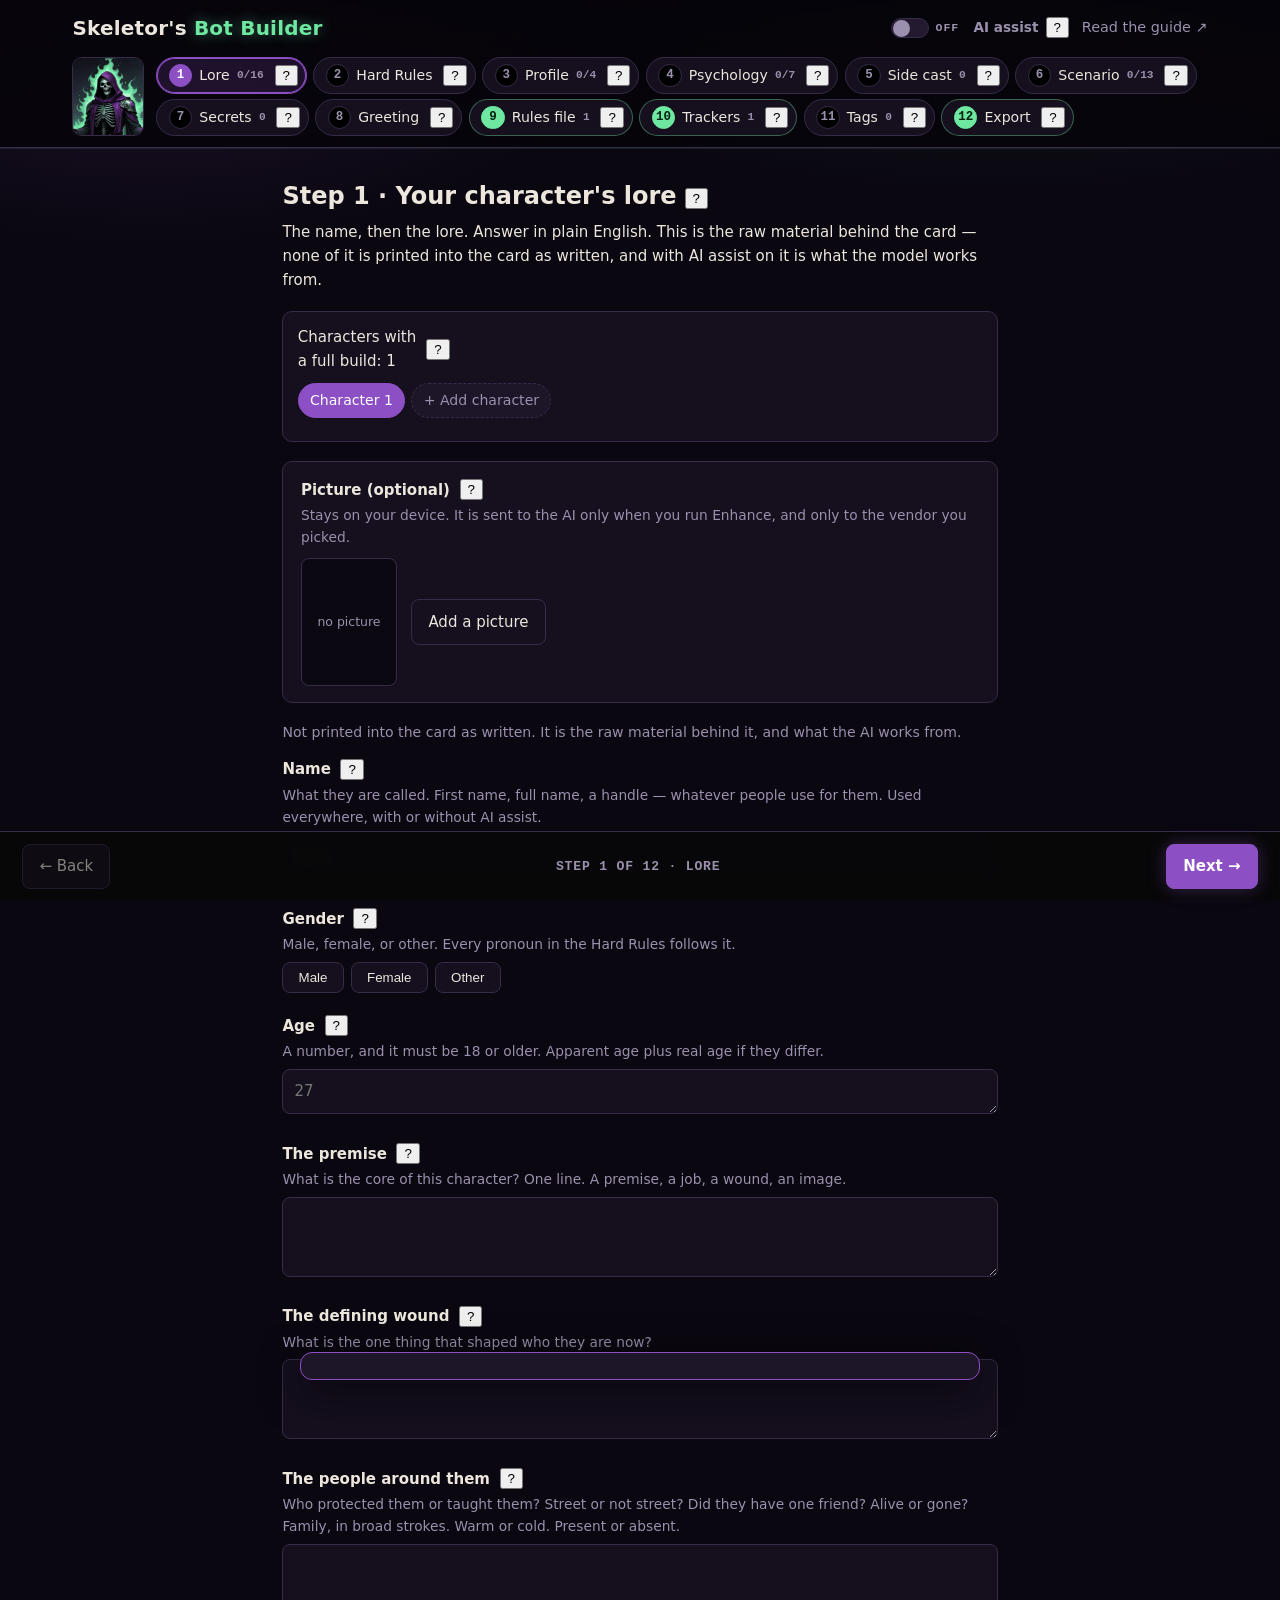
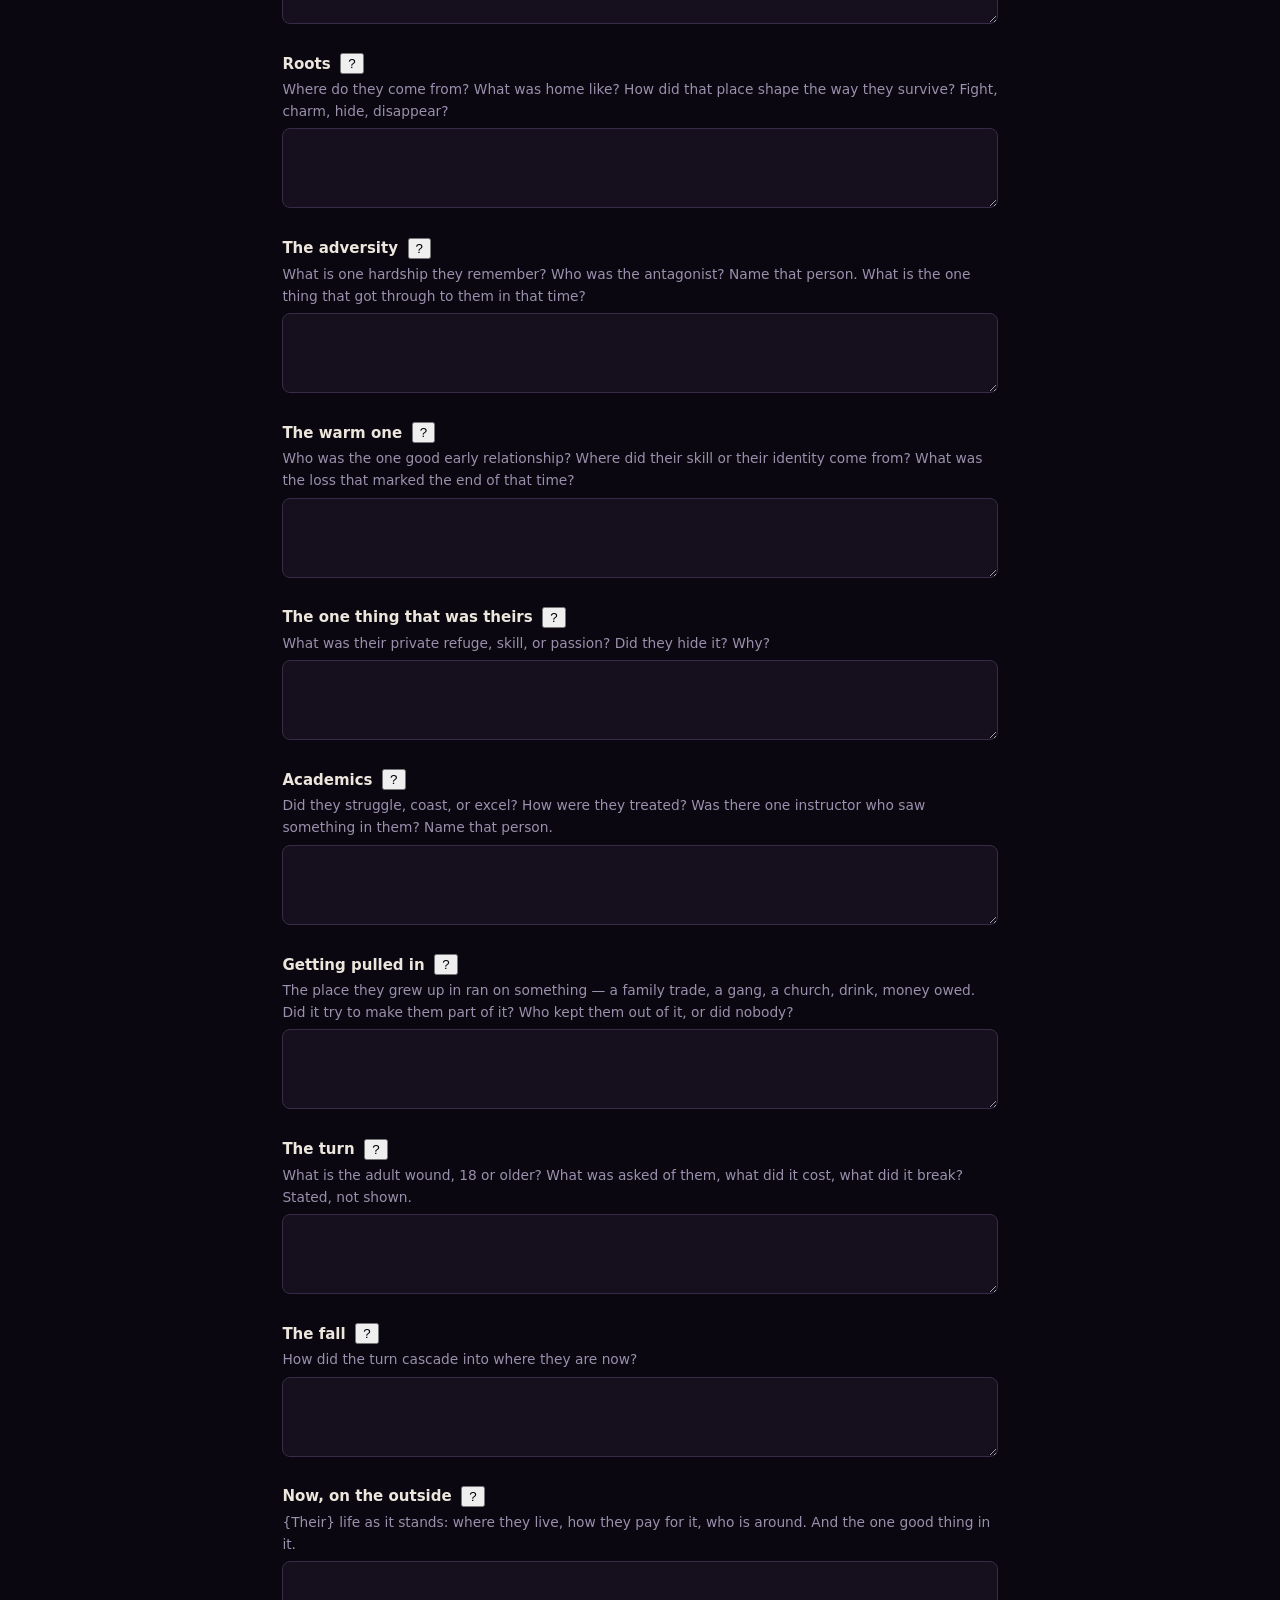
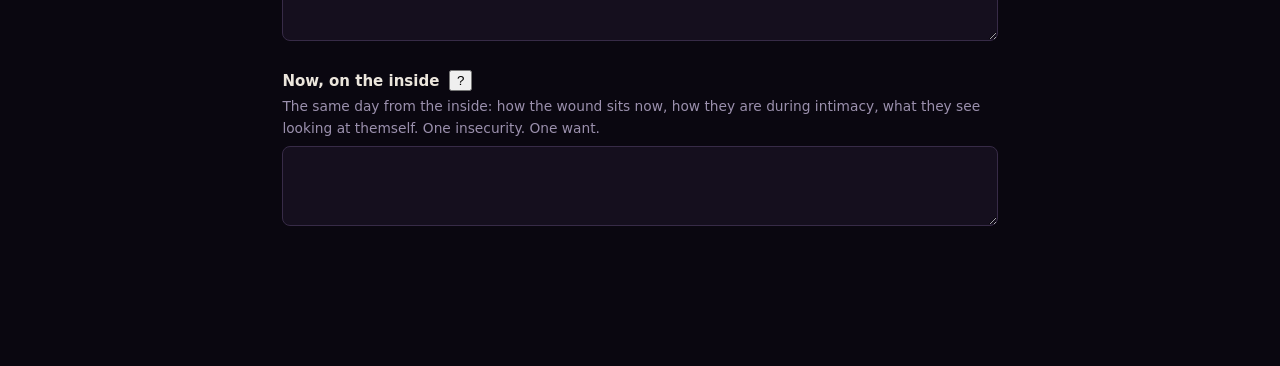
<file: builder/index.html>
<!doctype html>
<html lang="en">
<head>
<meta charset="utf-8">
<meta name="viewport" content="width=device-width, initial-scale=1">
<meta http-equiv="Content-Security-Policy" content="
  default-src 'self';
  base-uri 'self';
  object-src 'none';
  form-action 'none';
  img-src 'self' data: blob:;
  script-src 'self';
  style-src 'self';
  connect-src 'self'
    https://api.anthropic.com
    https://api.openai.com
    https://generativelanguage.googleapis.com
    https://openrouter.ai
    http://localhost:* http://127.0.0.1:*
    http://*:11434 http://*:1234 http://*:8080;
">

<title>Skeletor's Bot Builder</title>
<meta name="description" content="Build a character card step by step, with Skeletor's method built in.">
<link rel="stylesheet" href="style.css?v=f76ff3c9">
<link rel="icon" href="../assets/favicon.png">
</head>
<body>

<header class="masthead">
  <div class="mastrow">
    <h1>Skeletor's&nbsp;<span>Bot Builder</span></h1>
    <div class="mastright">
      <span id="aiswitch" class="aiswitch"></span>
      <button id="lintflag" class="lintflag ok" type="button">Step 0: clean</button>
      <a class="guidelink" href="../">Read the guide ↗</a>
    </div>
  </div>
  <div class="railrow">
    <img class="mastmark" src="../assets/mark.jpg" alt="">
    <nav id="rail" class="rail" aria-label="Steps"></nav>
  </div>
</header>

<main id="main"></main>

<footer class="footbar">
  <button id="back" class="ghost" type="button">← Back</button>
  <span id="progress" class="progress"></span>
  <button id="next" class="go" type="button">Next →</button>
</footer>

<p id="status" class="status"></p>

<script type="module" src="app.js?v=f76ff3c9"></script>
</body>
</html>
</file>
<file: builder/style.css>
:root {
  --violet: #8d4fc4;
  --violet-soft: rgba(141,79,196,.18);
  /* bone, violet and necromancer green */
  --bg: #0a0710;
  --panel: #150f1e;
  --panel2: #1d1528;
  --line: #372b47;
  --text: #ece6dd;          /* bone */
  --dim: #9b90ad;
  --rust: #8d4fc4;          /* violet, the primary */
  --rust-soft: rgba(141, 79, 196, .18);
  --acid: #6ee7a0;          /* the green that glows */
  --warn: #ff5d7a;
  --ok: #6ee7a0;
  --mono: ui-monospace, "SF Mono", "Cascadia Mono", Menlo, Consolas, monospace;
}

* { box-sizing: border-box; }

body {
  margin: 0;
  background: var(--bg);
  color: var(--text);
  font: 15px/1.6 system-ui, -apple-system, "Segoe UI", Roboto, sans-serif;
}



.badge {
  font: 600 .72rem/1 var(--mono); color: var(--dim);
  background: #000; border: 1px solid var(--line); border-radius: 999px; padding: .25rem .45rem;
}

/* ---------------------------------------------------------------- fields */
h2 { font-size: 1.5rem; margin: 0 0 .3rem; }
h3 { font-size: 1.05rem; margin: 0; }
.blurb { color: var(--text); margin: 0 0 1.2rem; }
.note { color: var(--dim); font-size: .88rem; }
.note.ok { color: var(--ok); }

.field { margin-bottom: 1.3rem; }
.fieldhead { display: flex; align-items: center; gap: .6rem; margin-bottom: .15rem; }
.fieldhead label { font-weight: 600; }
.help { color: var(--dim); font-size: .86rem; margin: 0 0 .4rem; }
textarea, input, select {
  width: 100%; padding: .6rem .7rem;
  background: var(--panel); color: var(--text);
  border: 1px solid var(--line); border-radius: 8px;
  font: inherit; resize: vertical; min-height: 2.6rem;
}
textarea { min-height: 5rem; }
textarea[rows="1"] { min-height: 2.6rem; }
textarea:focus, input:focus, select:focus { outline: 2px solid var(--rust); outline-offset: -1px; }

.lint {
  margin: .4rem 0 0; padding: .5rem .7rem;
  border-left: 3px solid var(--warn); background: rgba(224,86,63,.1);
  color: #ffd9d2; font-size: .86rem; border-radius: 0 6px 6px 0;
}
.lint strong { color: var(--warn); }

/* ----------------------------------------------------------------- cards */
.card {
  border: 1px solid var(--line); background: var(--panel);
  border-radius: 10px; padding: 1rem 1.1rem; margin-bottom: 1.1rem;
}
.card.warn { border-color: var(--warn); background: rgba(224,86,63,.08); }
.cardhead { display: flex; justify-content: space-between; align-items: center; margin-bottom: .6rem; }
.card pre {
  white-space: pre-wrap; word-break: break-word; margin: .6rem 0 0;
  background: #000; border: 1px solid var(--line); border-radius: 8px;
  padding: .8rem .9rem; font: .85rem/1.5 var(--mono); color: #e8ded9;
}
.toggle { display: flex; align-items: flex-start; gap: .55rem; cursor: pointer; font-weight: 600; }
.toggle.small { font-weight: 400; color: var(--dim); font-size: .86rem; margin-top: .5rem; }
.toggle input { width: auto; min-height: 0; margin-top: .25rem; }
.row { display: flex; align-items: center; gap: .7rem; margin-bottom: .6rem; flex-wrap: wrap; }
.row label:not(.toggle) { width: 8.5rem; color: var(--dim); font-size: .9rem; }
.row input:not([type="checkbox"]), .row select { flex: 1; min-width: 12rem; }
/* a tick box in a button row is a tick box, not a form field */
.row .toggle { width: auto; flex: 0 0 auto; align-items: center; margin: 0; white-space: nowrap; }
.row .toggle input { flex: 0 0 auto; min-width: 0; margin: 0; }
.row.buttons { margin-top: 1rem; align-items: center; }
.row.buttons .note { margin: 0; }
.setup { margin: .3rem 0 .6rem 0; padding-left: 1.1rem; color: var(--dim); font-size: .85rem; }
.setup li { margin-bottom: .3rem; }

/* --------------------------------------------------------------- buttons */
button.go, button.ghost, button.mini {
  font: inherit; cursor: pointer; border-radius: 8px; border: 1px solid var(--line);
}
button.go {
  background: var(--rust); border-color: var(--rust); color: #fff;
  padding: .6rem 1rem; font-weight: 600; margin-top: .4rem;
}
button.ghost { background: var(--panel); color: var(--text); padding: .6rem 1rem; }
button.mini { background: var(--panel2); color: var(--dim); padding: .2rem .55rem; font-size: .78rem; }
button.mini:hover { color: var(--text); border-color: var(--rust); }
button.danger { color: #ffb4a6; border-color: rgba(224,86,63,.5); }
button:disabled { opacity: .55; cursor: default; }

.output {
  white-space: pre-wrap; word-break: break-word;
  background: #000; border: 1px solid var(--line); border-left: 3px solid var(--rust);
  border-radius: 8px; padding: 1rem; font: .87rem/1.55 var(--mono); color: #e8ded9;
  max-height: 60vh; overflow: auto;
}

/* --------------------------------------------------------------- status */
.status {
  position: fixed; left: 50%; bottom: -30rem; transform: translateX(-50%);
  margin: 0; padding: .8rem 1.1rem; border-radius: 12px;
  background: var(--panel2); border: 1px solid var(--rust); color: var(--text);
  font-size: .92rem; line-height: 1.5; transition: bottom .2s ease;
  width: min(680px, calc(100vw - 2rem)); max-height: 40vh; overflow: auto;
  white-space: pre-wrap; word-break: break-word;   /* long API errors stay readable */
  box-shadow: 0 10px 40px rgba(0,0,0,.65);
}
.status.show, .status.bad { bottom: 4.6rem; }      /* clear of the footer bar */
.status.bad { border-color: var(--warn); background: #2a0d15; color: #ffd9e0; }

.qmark:hover, .qmark.open { color: #fff; border-color: var(--rust); background: var(--rust); }
.tipbubble {
  display: none; position: fixed; z-index: 60;
  padding: .55rem .7rem; text-align: left;
  background: #000; border: 1px solid var(--rust); border-radius: 8px;
  color: var(--text); font: 400 .82rem/1.45 system-ui, sans-serif;
  box-shadow: 0 6px 20px rgba(0,0,0,.6);
}
.tipbubble.show { display: block; }
.sectionhead { display: flex; align-items: center; gap: .5rem; }
.rowlabel { display: flex; align-items: center; gap: .4rem; width: 9.5rem; }
.rowlabel label { width: auto; }


/* ------------------------------------------------------------ cast bar */
.castbar {
  border: 1px solid var(--line); background: var(--panel);
  border-radius: 10px; padding: .8rem .9rem; margin-bottom: 1.2rem;
}
.chips { display: flex; flex-wrap: wrap; gap: .4rem; margin: .6rem 0; }
.chip {
  padding: .35rem .7rem; border-radius: 999px; cursor: pointer;
  background: var(--panel2); border: 1px solid var(--line); color: var(--text); font: inherit; font-size: .88rem;
}
.chip.on { background: var(--rust); border-color: var(--rust); color: #fff; }
.chip.add { border-style: dashed; color: var(--dim); }
.castheading { margin: 1.6rem 0 .5rem; color: var(--rust); font-size: 1.1rem; }

/* -------------------------------------------------------------- review */
.card.compare { padding-bottom: .8rem; }
.cols { display: grid; grid-template-columns: 1fr 1fr; gap: .7rem; }
.col { border: 1px solid var(--line); border-radius: 8px; padding: .6rem .7rem; background: #0e0e10; }
.col.picked { border-color: var(--rust); background: rgba(194,85,47,.07); }
.colhead { display: flex; justify-content: space-between; align-items: center; gap: .5rem; margin-bottom: .4rem; }
.colhead strong { font-size: .85rem; color: var(--dim); text-transform: uppercase; letter-spacing: .06em; }
button.mini.on { background: var(--rust); border-color: var(--rust); color: #fff; }
.coltext { margin: 0; white-space: pre-wrap; font-size: .92rem; }
@media (max-width: 720px) { .cols { grid-template-columns: 1fr; } }

/* ===================================================== workbook layout ===
   A step rail across the top, one column of work beneath it, and the
   controls pinned to the bottom of the window. No sidebar anywhere.      */

.masthead {
  position: sticky; top: 0; z-index: 10;
  background: linear-gradient(#000 70%, rgba(0,0,0,.92));
  border-bottom: 1px solid var(--line);
}
.mastrow {
  display: flex; align-items: center; justify-content: space-between; gap: 1rem;
  flex-wrap: wrap; padding: .75rem 1.4rem .5rem;
  max-width: 1180px; margin: 0 auto;
}
.mastrow h1 { font-size: 1.25rem; margin: 0; letter-spacing: .01em; font-weight: 700; }
.mastrow h1 span { color: var(--rust); }
.mastright { display: flex; align-items: center; gap: .8rem; }
.guidelink { color: var(--dim); text-decoration: none; font-size: .9rem; }
.guidelink:hover { color: var(--text); }
.lintflag {
  position: relative;
  font: 600 .8rem/1 var(--mono); text-transform: uppercase; letter-spacing: .05em;
  padding: .45rem .7rem; border-radius: 999px; cursor: pointer; border: 1px solid;
  display: inline-flex; align-items: center; gap: .4rem;
}
.lintflag.ok { color: var(--ok); border-color: rgba(111,174,99,.5); background: rgba(111,174,99,.1); }
.lintflag.bad { color: #fff; border-color: var(--warn); background: var(--warn); }

/* the rail: numbered stops, scrollable sideways on a phone */
.rail {
  display: flex; gap: .35rem .4rem; align-items: stretch; flex-wrap: wrap;
  padding: 0; margin: 0;
}
.pill {
  display: flex; align-items: center; gap: .3rem; flex: 0 0 auto;
  padding: .3rem .5rem .3rem .35rem; border-radius: 999px;
  border: 1px solid var(--line); background: var(--panel);
}
.pill.on { border-color: var(--rust); background: var(--rust-soft); }
.pill.done .pillnum { background: var(--ok); border-color: var(--ok); color: #06210a; }
.pillbtn {
  display: flex; align-items: center; gap: .45rem;
  background: none; border: 0; color: var(--text); font: inherit; font-size: .88rem; cursor: pointer;
}
.pillnum {
  display: grid; place-items: center; width: 1.45rem; height: 1.45rem; border-radius: 50%;
  border: 1px solid var(--line); background: #000; color: var(--dim);
  font: 700 .78rem/1 var(--mono);
}
.pill.on .pillnum { background: var(--rust); border-color: var(--rust); color: #fff; }
.pillcount { font: 600 .7rem/1 var(--mono); color: var(--dim); }
.pilltoggle { width: auto; min-height: 0; margin: 0; accent-color: var(--rust); }

/* the work itself */
main {
  max-width: 760px; margin: 0 auto;
  padding: 1.8rem 1.4rem 7rem;
}

/* controls pinned at the bottom */
.footbar {
  position: fixed; left: 0; right: 0; bottom: 0; z-index: 10;
  display: flex; align-items: center; justify-content: space-between; gap: 1rem;
  padding: .7rem 1.4rem; background: rgba(8,8,9,.97);
  border-top: 1px solid var(--line); backdrop-filter: blur(6px);
}
.footbar .ghost, .footbar .go { margin: 0; }
.progress { color: var(--dim); font: 600 .82rem/1 var(--mono); text-transform: uppercase; letter-spacing: .06em; }

@media (max-width: 700px) {
  .mastrow { padding: .6rem .9rem .4rem; }
  .railrow { padding: .3rem .9rem .6rem; }
  main { padding: 1.2rem .9rem 6.5rem; }
  .pilllabel { display: none; }        /* numbers only when space is tight */
  .progress { font-size: .74rem; }
}


/* ------------------------------------------------------- necromancer bits */
body {
  background:
    radial-gradient(900px 380px at 78% -6%, rgba(110, 231, 160, .10), transparent 65%),
    radial-gradient(800px 420px at 12% 0%, rgba(141, 79, 196, .16), transparent 60%),
    var(--bg);
  background-attachment: fixed;
}
.masthead {
  background: linear-gradient(rgba(6,4,10,.96), rgba(6,4,10,.88));
  border-bottom: 1px solid var(--line);
  box-shadow: 0 1px 0 rgba(110,231,160,.12);
}
.mastrow h1 span { color: var(--acid); text-shadow: 0 0 14px rgba(110,231,160,.45); }
.railrow {
  display: flex; align-items: stretch; gap: .75rem;
  padding: .3rem 1.4rem .7rem; max-width: 1180px; margin: 0 auto;
}
.railrow .rail { flex: 1; }
.mastmark {
  width: 72px; align-self: stretch; height: auto; object-fit: cover;
  border-radius: 10px; border: 1px solid var(--line); flex: none;
}
.mastrow h1 { display: flex; align-items: center; }

.lintflag.ok { color: var(--acid); border-color: rgba(110,231,160,.45); background: rgba(110,231,160,.09); }
button.go { box-shadow: 0 0 18px rgba(141,79,196,.35); }
.output { border-left-color: var(--acid); }
.col.picked { border-color: var(--acid); background: rgba(110,231,160,.07); }
button.mini.on { background: var(--acid); border-color: var(--acid); color: #05210f; }
.castheading { color: var(--acid); }
.note.ok { color: var(--acid); }

/* ---------------------------------------------------- the AI assist switch */
.switch {
  display: inline-flex; align-items: center; gap: .4rem;
  background: none; border: 0; cursor: pointer; padding: 0 .2rem;
}
.switchtrack {
  position: relative; width: 2.4rem; height: 1.25rem; border-radius: 999px;
  background: #241a30; border: 1px solid var(--line); transition: background .15s;
}
.switchtrack::after {
  content: ""; position: absolute; top: 1px; left: 1px;
  width: 1.05rem; height: 1.05rem; border-radius: 50%;
  background: var(--dim); transition: transform .15s, background .15s;
}
.switch.on .switchtrack { background: rgba(110,231,160,.25); border-color: var(--acid); }
.switch.on .switchtrack::after { transform: translateX(1.1rem); background: var(--acid); }
.switchword {
  font: 700 .72rem/1 var(--mono); text-transform: uppercase; letter-spacing: .08em; color: var(--dim);
}
.switch.on .switchword { color: var(--acid); }
.bigtoggle { font-size: 1rem; }
.lintflag[hidden] { display: none; }
.warnline {
  margin: .8rem 0 0; padding: .7rem .9rem;
  border-left: 3px solid var(--warn); background: rgba(255,93,122,.08);
  color: #ffd9e0; border-radius: 0 8px 8px 0;
}
.portrait .portraitrow { display: flex; gap: .9rem; align-items: center; margin-top: .6rem; flex-wrap: wrap; }
.shot {
  width: 96px; height: 128px; border-radius: 8px; overflow: hidden;
  border: 1px solid var(--line); background: #0c0812; display: grid; place-items: center; flex: 0 0 auto;
}
.shot img { width: 100%; height: 100%; object-fit: cover; }
.shotempty { color: var(--dim); font-size: .78rem; }
.portraitbuttons { display: flex; gap: .5rem; flex-wrap: wrap; }
.act { border-top: 1px solid var(--line); padding-top: .7rem; margin-top: .7rem; }
.act .fieldhead { gap: .5rem; }
.acttitle { flex: 1; min-height: 0; padding: .35rem .6rem; font-size: .92rem; }
.enginehead { margin-top: 1.6rem; }
.enginerule { border: 0; border-top: 1px solid var(--line); margin: 1.6rem 0 1.2rem; }

.rulebox { overflow: auto; margin-bottom: 0; }
.linky {
  background: none; border: 0; padding: 0; cursor: pointer;
  color: var(--acid); font: inherit; text-decoration: underline;
}
.ridelist { margin: .4rem 0 .8rem; padding-left: 1.2rem; }
.ridelist li { margin-bottom: .2rem; }

/* --------------------------------------------------------- pick one of three */
.choices { display: flex; gap: .45rem; flex-wrap: wrap; }
.choice {
  padding: .45rem .95rem; border-radius: 8px; cursor: pointer;
  background: var(--panel); border: 1px solid var(--line); color: var(--text);
  font: 600 .92rem/1.4 inherit;
}
.choice:hover { border-color: var(--violet); }
.choice.on { border-color: var(--acid); background: rgba(110,231,160,.10); color: var(--acid); }

/* ----------------------------------------------------------------- tags */
.tagwrap {
  display: grid; grid-template-columns: repeat(auto-fill, minmax(215px, 1fr));
  gap: .35rem; margin: 0 0 1.3rem;
}
.tagpick {
  display: flex; align-items: center; gap: .55rem; cursor: pointer;
  border: 1px solid var(--line); border-radius: 8px; background: var(--panel);
  padding: .45rem .7rem; font-size: .92rem;
}
.tagpick:hover { border-color: var(--violet); }
.tagpick.on { border-color: var(--acid); background: rgba(110,231,160,.06); }
.tagpick input { width: auto; min-height: 0; accent-color: var(--acid); }

/* ------------------------------------------------------------- trackers */
.trackers { display: grid; grid-template-columns: repeat(auto-fill, minmax(255px, 1fr)); gap: .5rem; }
.trackrow {
  display: flex; gap: .7rem; align-items: center; cursor: pointer;
  border: 1px solid var(--line); border-radius: 10px; background: var(--panel);
  padding: .8rem .9rem;
}
.trackrow:hover { border-color: var(--violet); }
.trackrow.on { border-color: var(--acid); background: rgba(110,231,160,.06); }
.trackrow input { width: auto; min-height: 0; accent-color: var(--acid); }
.trackrow.locked { cursor: default; }
.trackrow.locked input { opacity: .55; }
.trackbody { flex: 1; }
.tracktitle { display: flex; align-items: center; gap: .5rem; font-weight: 600; flex: 1; }
.trackicon { font-size: 1.05rem; }
.tracknote { margin: .25rem 0 0; color: var(--dim); font-size: .88rem; }
.card.soon { border-style: dashed; text-align: center; padding: 2rem 1.2rem; }
.card.soon h3 { color: var(--acid); margin-bottom: .4rem; }
.switchrow { display: flex; align-items: center; gap: .7rem; }
.switchlabel { font-weight: 600; font-size: 1rem; }
.aiswitch { display: inline-flex; align-items: center; gap: .45rem; }
.aiswitch .switchlabel { font-size: .85rem; font-weight: 600; color: var(--dim); }

/* ------------------------------------------------- step status, at a glance */
:root { --amber: #e8b53a; }
.pill.status-part .pillnum   { background: var(--amber); border-color: var(--amber); color: #2a1d00; }
.pill.status-part            { border-color: rgba(232,181,58,.45); }
.pill.status-done .pillnum   { background: var(--acid); border-color: var(--acid); color: #05210f; }
.pill.status-done            { border-color: rgba(110,231,160,.4); }
.pill.status-problem .pillnum{ background: var(--warn); border-color: var(--warn); color: #fff; }
.pill.status-problem         { border-color: var(--warn); background: rgba(255,93,122,.10); }
.pill.status-problem .pillcount { color: var(--warn); }
.pill.on { border-color: var(--violet); background: var(--violet-soft); box-shadow: 0 0 0 1px var(--violet) inset; }

/* ------------------------------------------------ picking the templates */
.pickwrap { display: grid; grid-template-columns: repeat(auto-fill, minmax(240px, 1fr)); gap: .6rem; }
.pickcard {
  display: flex; gap: .6rem; align-items: flex-start;
  border: 1px solid var(--line); border-radius: 8px; padding: .65rem .75rem;
  background: rgba(255,255,255,.02); cursor: pointer;
}
.pickcard:hover { border-color: var(--violet); }
.pickcard.on { border-color: var(--acid); background: rgba(110,231,160,.08); }
.pickcard input { margin-top: .2rem; }
.picktext { display: flex; flex-direction: column; gap: .15rem; }
.picktext strong { font-size: .98rem; }
.picktext span { color: var(--dim); font-size: .84rem; line-height: 1.35; }

/* ------------------------------------------- the line a blank sits inside */
.slotline {
  margin: .1rem 0 .35rem; padding: .4rem .6rem;
  border-left: 3px solid var(--line); background: rgba(255,255,255,.03);
  color: var(--dim); font-size: .84rem; font-family: ui-monospace, SFMono-Regular, Menlo, monospace;
  border-radius: 0 6px 6px 0; white-space: pre-wrap;
}
.hardedit { min-height: 30rem; font-family: ui-monospace, SFMono-Regular, Menlo, monospace; font-size: .82rem; }

/* A house-style note is worth a look, not a blocker, so it reads quieter. */
.lint.soft {
  border-left-color: var(--amber); background: rgba(232,181,58,.08); color: #f4e3bb;
}
.lint.soft strong { color: var(--amber); }
h4.castheading { font-size: .98rem; margin-top: 1rem; }
</file>
